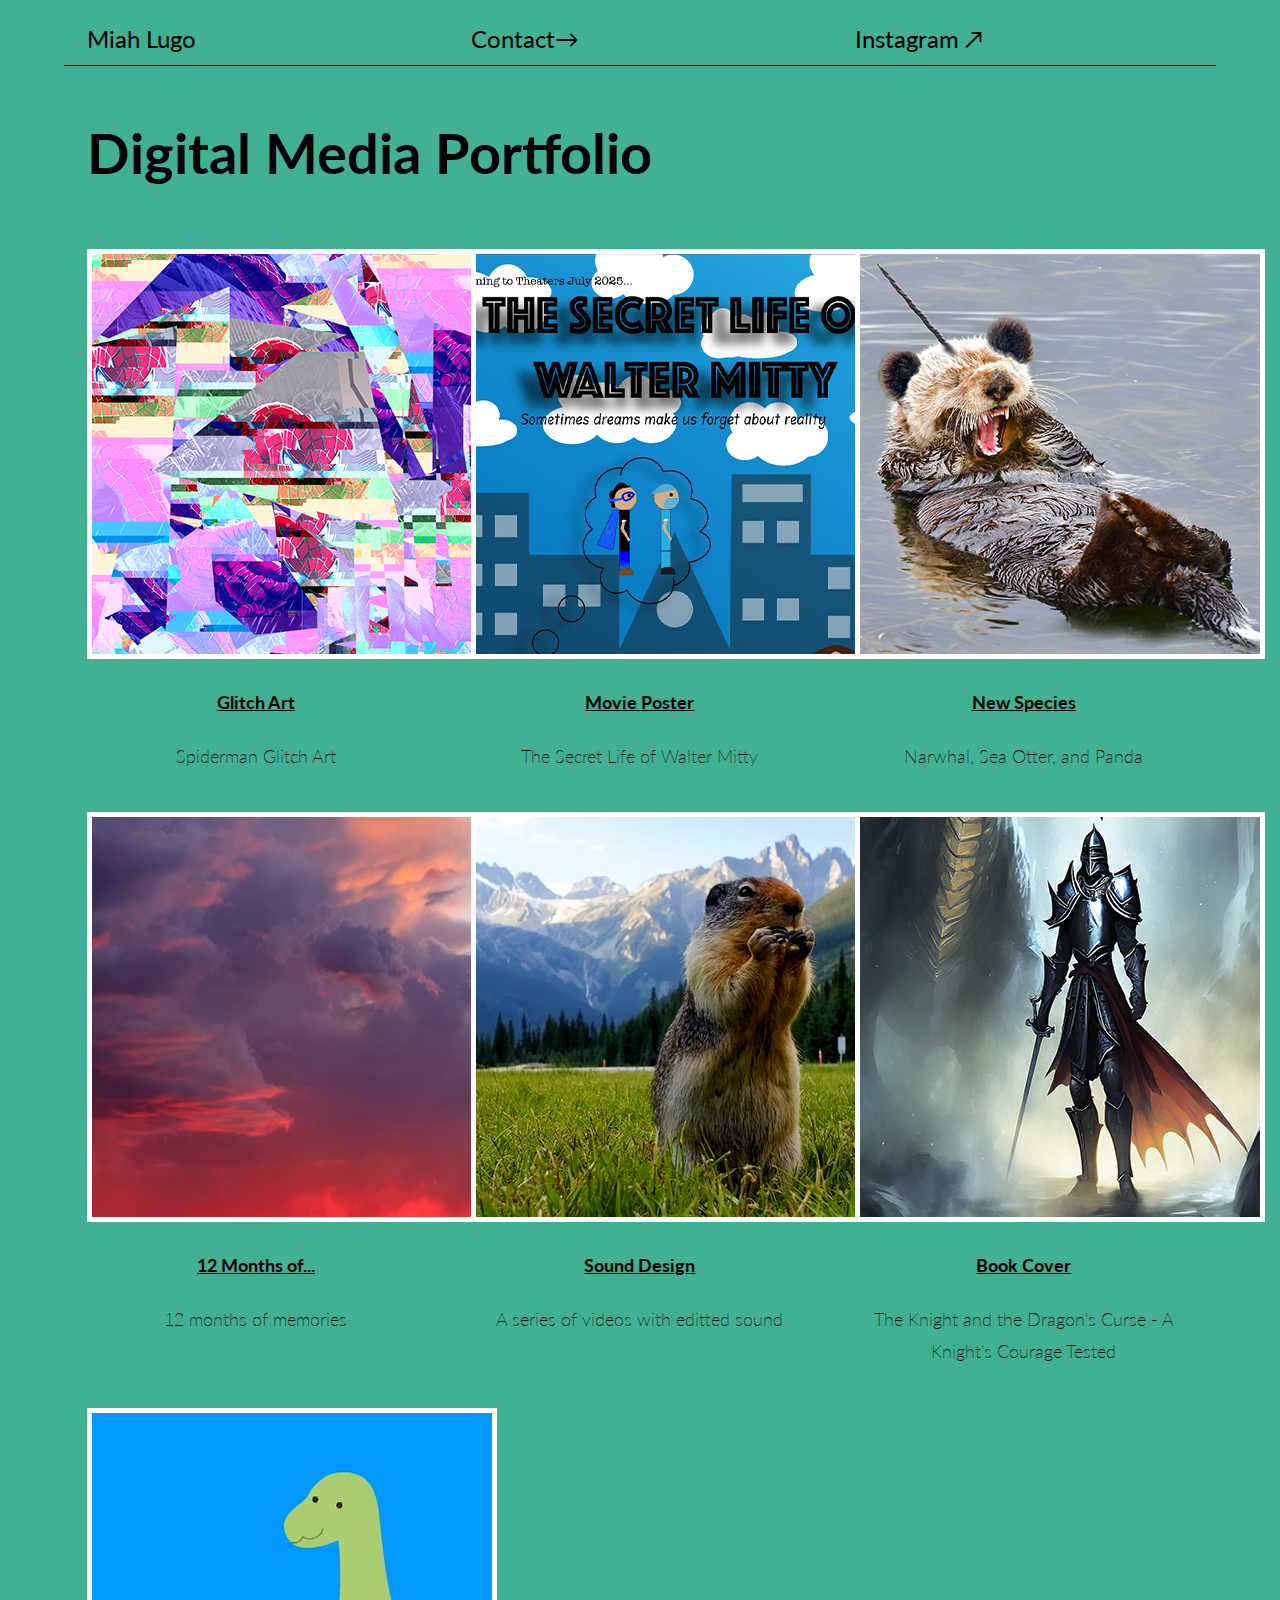
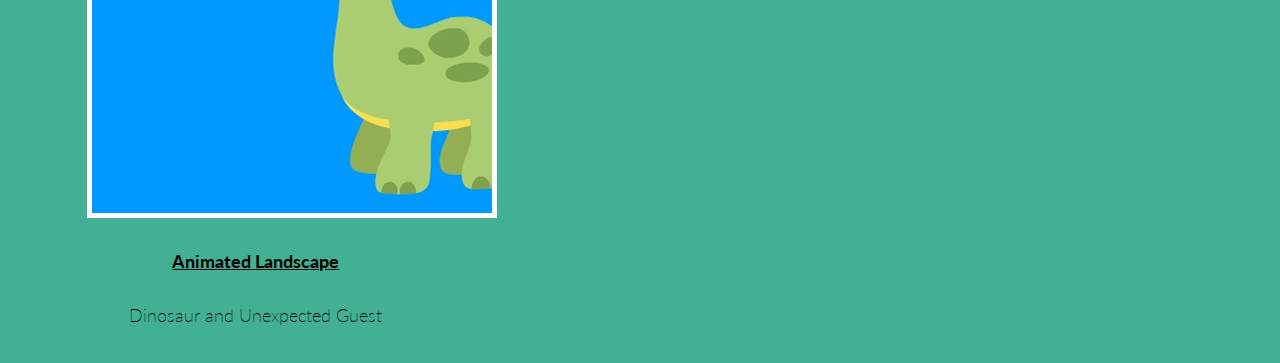
<file: index.html>
<!DOCTYPE html>
<html lang="en">
<head>
    <meta charset="UTF-8">
    <meta http-equiv="X-UA-Compatible" content="IE=edge">
    <meta name="viewport" content="width=device-width, initial-scale=1.0">
    <title>My Website</title>
    <link rel="stylesheet" href="styles/simple-grid.css">
    <link rel="stylesheet" href="styles/main.css">
</head>
<body>


    <div class="container">
        <div class="row nav_bar">
            <div class="col-4">
                <a href="/">Miah Lugo</a>
            </div>

            <div class="col-4">
                <a href="mailto:miahroselugo@gmail.com">Contact&#8594;
                </a>
            </div>

            <div class="col-4">
                <a href="https://www.instagram.com/miah.lugo/">Instagram &#8599;</a>
            </div>
        </div>

        <div class="row">
            <div class="col-12">
                <h1 id="title_name">Digital Media Portfolio</h1>
            </div>
        </div>
        <div class="row">
          <div class="col-4">
            <a href="project1.html">
                <div class="project_card">
                    <a href="project1.html"><img class="homepage_project_image" src="images/thumbnail.1.png"/></a>
                    <h4 class="project_card_name"><a href="project1.html">Glitch Art</a><h4>
                    <p class="project_card_about">Spiderman Glitch Art</p>
                </div>
            </a>
          

          </div>
          <div class="col-4">
            <div class="project_card">
                <a href="project2.html"><img class="homepage_project_image" src="images/thumbnail.2.png"/></a>
                <h4 class="project_card_name"><a href="project2.html">Movie Poster</a><h4>
                <p class="project_card_about">The Secret Life of Walter Mitty</p>
            </div>
          </div>
          <div class="col-4">
            <div class="project_card">
                <a href="project3.html"><img class="homepage_project_image" src="images/thumbnail.3.png"/></a>
                <h4 class="project_card_name"><a href="project3.html">New Species</a><h4>
                <p class="project_card_about">Narwhal, Sea Otter, and Panda</p>
            </div>
          </div>
        </div>
        <div class="row">
            <div class="col-4">
              <a href="project4.html">
                  <div class="project_card">
                      <a href="project4.html"><img class="homepage_project_image" src="images/thumbnail.4.png"/></a>
                      <h4 class="project_card_name"><a href="project4.html">12 Months of...</a><h4>
                      <p class="project_card_about">12 months of memories</p>
                  </div>
              </a>
            
  
            </div>
            <div class="col-4">
              <div class="project_card">
                  <a href="project5.html"><img class="homepage_project_image" src="images/thumbnail.5.png"/></a>
                  <h4 class="project_card_name"><a href="project5.html">Sound Design</a><h4>
                  <p class="project_card_about">A series of videos with editted sound</p>
              </div>
            </div>
            <div class="col-4">
              <div class="project_card">
                  <a href="project6.html"><img class="homepage_project_image" src="images/thumbnail.6.png"/></a>
                  <h4 class="project_card_name"><a href="project6.html">Book Cover</a><h4>
                  <p class="project_card_about">The Knight and the Dragon's Curse - A Knight's Courage Tested</p>
              </div>
            </div>
          </div>
          <div class="row">
            <div class="col-4">
              <a href="project7.html">
                  <div class="project_card">
                      <a href="project7.html"><img class="homepage_project_image" src="images/thumbnail.7.png"/></a>
                      <h4 class="project_card_name"><a href="project7.html">Animated Landscape</a><h4>
                      <p class="project_card_about">Dinosaur and Unexpected Guest</p>
                  </div>
              </a>
          </div>
      </div>




   
</body>
</html>
</file>
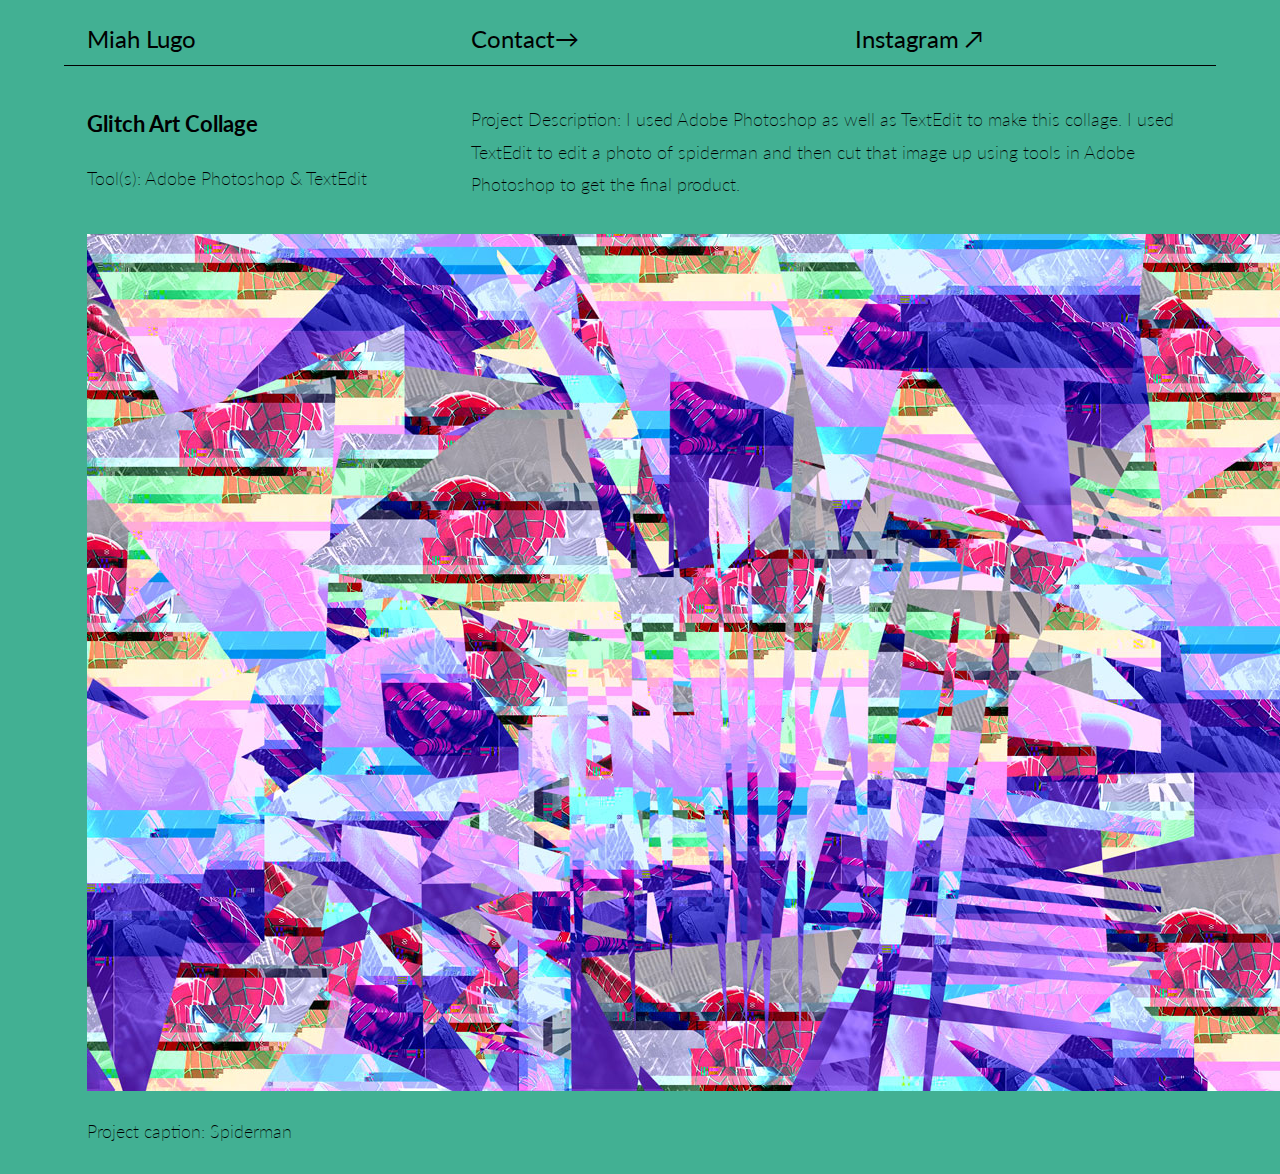
<file: project1.html>
<!DOCTYPE html>
<html lang="en">
<head>
    <meta charset="UTF-8">
    <meta http-equiv="X-UA-Compatible" content="IE=edge">
    <meta name="viewport" content="width=device-width, initial-scale=1.0">
    <title>Miah Lugo</title>
    <link rel="stylesheet" href="styles/simple-grid.css">
    <link rel="stylesheet" href="styles/main.css">
</head>
<body>
    <div class="container">
        <div class="row nav_bar">
            <div class="col-4">
                <a href="index.html">Miah Lugo</a>
            </div>

            <div class="col-4">
                <a href="mailto:miahroselugo@gmail.com">Contact&#8594;
                </a>
            </div>

            <div class="col-4">
                <a href="https://www.instagram.com/miah.lugo/">Instagram &#8599;</a>
            </div>
        </div>


        <div class="row project_page_description">
            <div class="col-4">
                <h3>Glitch Art Collage</h3>
                <p class="project_tools">Tool(s): Adobe Photoshop & TextEdit</p>
            </div>
            <div class="col-8">
                <p>Project Description: I used Adobe Photoshop as well as TextEdit to make this collage. I used TextEdit to edit a photo of spiderman and then cut that image up using tools in Adobe Photoshop to get the final product. </p>
            </div>
      </div>
        <div class="row">
            <div class="col-12">
                <img src="images/project1.jpg"/>
                <p>Project caption: Spiderman</p>
            </div>
        </div>
        </div>
    </body>
</html>
</file>
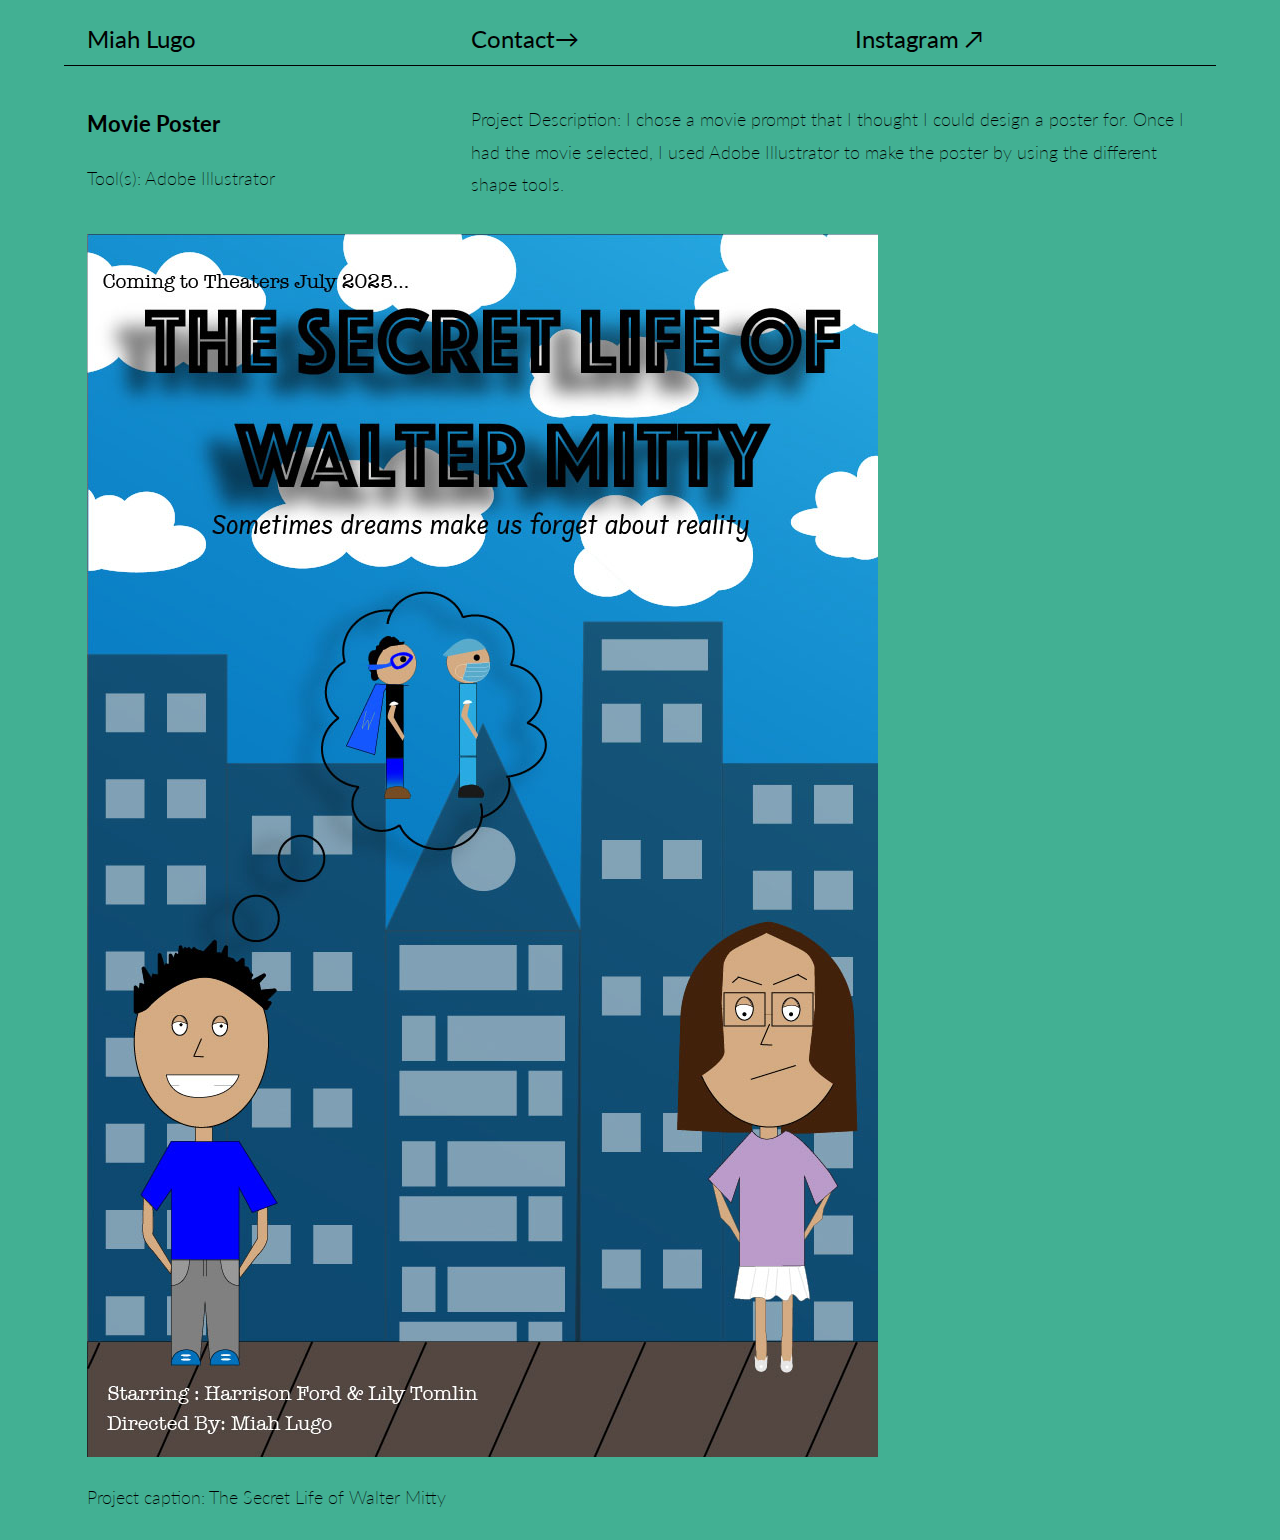
<file: project2.html>
<!DOCTYPE html>
<html lang="en">
<head>
    <meta charset="UTF-8">
    <meta http-equiv="X-UA-Compatible" content="IE=edge">
    <meta name="viewport" content="width=device-width, initial-scale=1.0">
    <title>Miah Lugo</title>
    <link rel="stylesheet" href="styles/simple-grid.css">
    <link rel="stylesheet" href="styles/main.css">
</head>
<body>
    <div class="container">
        <div class="row nav_bar">
            <div class="col-4">
                <a href="index.html">Miah Lugo</a>
            </div>

            <div class="col-4">
                <a href="mailto:miahroselugo@gmail.com">Contact&#8594;
                </a>
            </div>

            <div class="col-4">
                <a href="https://www.instagram.com/miah.lugo/">Instagram &#8599;</a>
            </div>
        </div>


        <div class="row project_page_description">
            <div class="col-4">
                <h3>Movie Poster</h3>
                <p class="project_tools">Tool(s): Adobe Illustrator</p>
            </div>
            <div class="col-8">
                <p>Project Description: I chose a movie prompt that I thought I could design a poster for. Once I had the movie selected, I used Adobe Illustrator to make the poster by using the different shape tools. </p>
            </div>
      </div>
        <div class="row">
            <div class="col-12">
                <img src="images/project 2.jpg"/>
                <p>Project caption: The Secret Life of Walter Mitty</p>
            </div>
        </div>
        </div>
    </body>
</html>
</file>
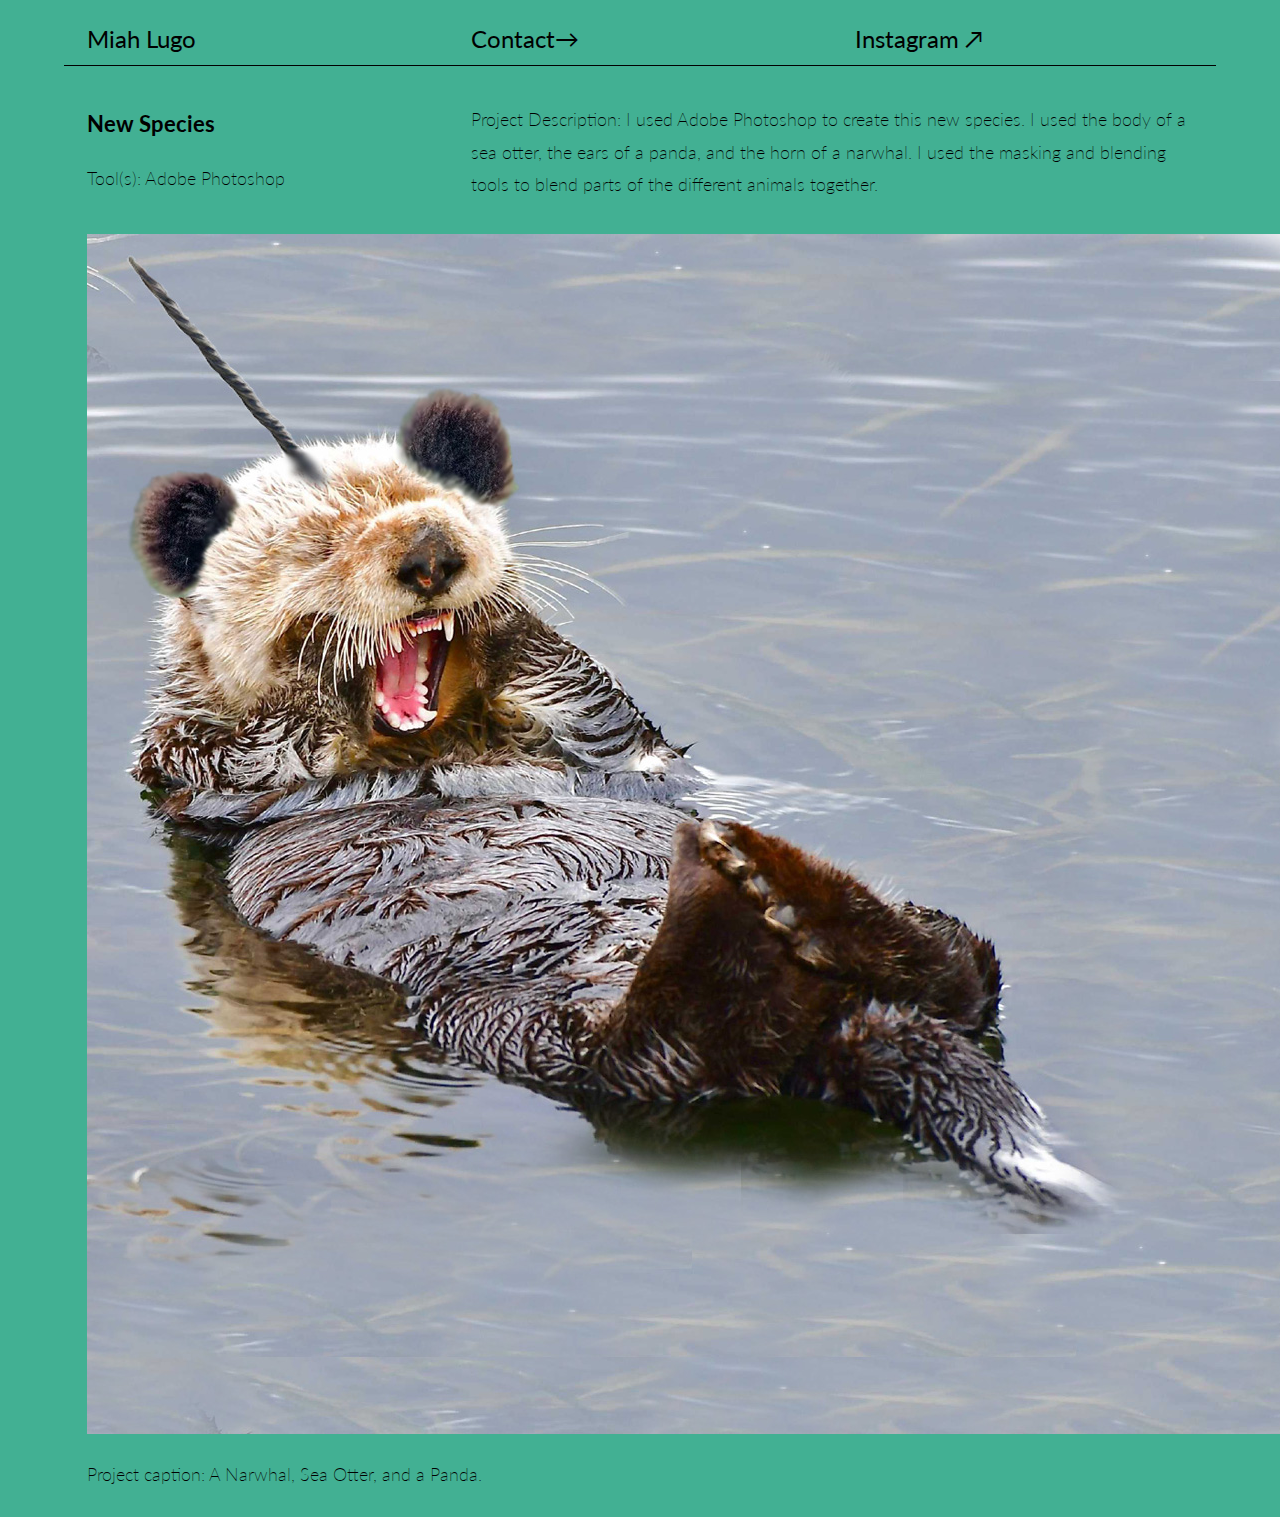
<file: project3.html>
<!DOCTYPE html>
<html lang="en">
<head>
    <meta charset="UTF-8">
    <meta http-equiv="X-UA-Compatible" content="IE=edge">
    <meta name="viewport" content="width=device-width, initial-scale=1.0">
    <title>Miah Lugo</title>
    <link rel="stylesheet" href="styles/simple-grid.css">
    <link rel="stylesheet" href="styles/main.css">
</head>
<body>
    <div class="container">
        <div class="row nav_bar">
            <div class="col-4">
                <a href="index.html">Miah Lugo</a>
            </div>

            <div class="col-4">
                <a href="mailto:miahroselugo@gmail.com">Contact&#8594;
                </a>
            </div>

            <div class="col-4">
                <a href="https://www.instagram.com/miah.lugo/">Instagram &#8599;</a>
            </div>
        </div>


        <div class="row project_page_description">
            <div class="col-4">
                <h3>New Species</h3>
                <p class="project_tools">Tool(s): Adobe Photoshop</p>
            </div>
            <div class="col-8">
                <p>Project Description: I used Adobe Photoshop to create this new species. I used the body of a sea otter, the ears of a panda, and the horn of a narwhal. I used the masking and blending tools to blend parts of the different animals together. </p>
            </div>
      </div>
        <div class="row">
            <div class="col-12">
                <img src="images/project 3.jpg"/>
                <p>Project caption: A Narwhal, Sea Otter, and a Panda.</p>
            </div>
        </div>
        </div>
    </body>
</html>
</file>
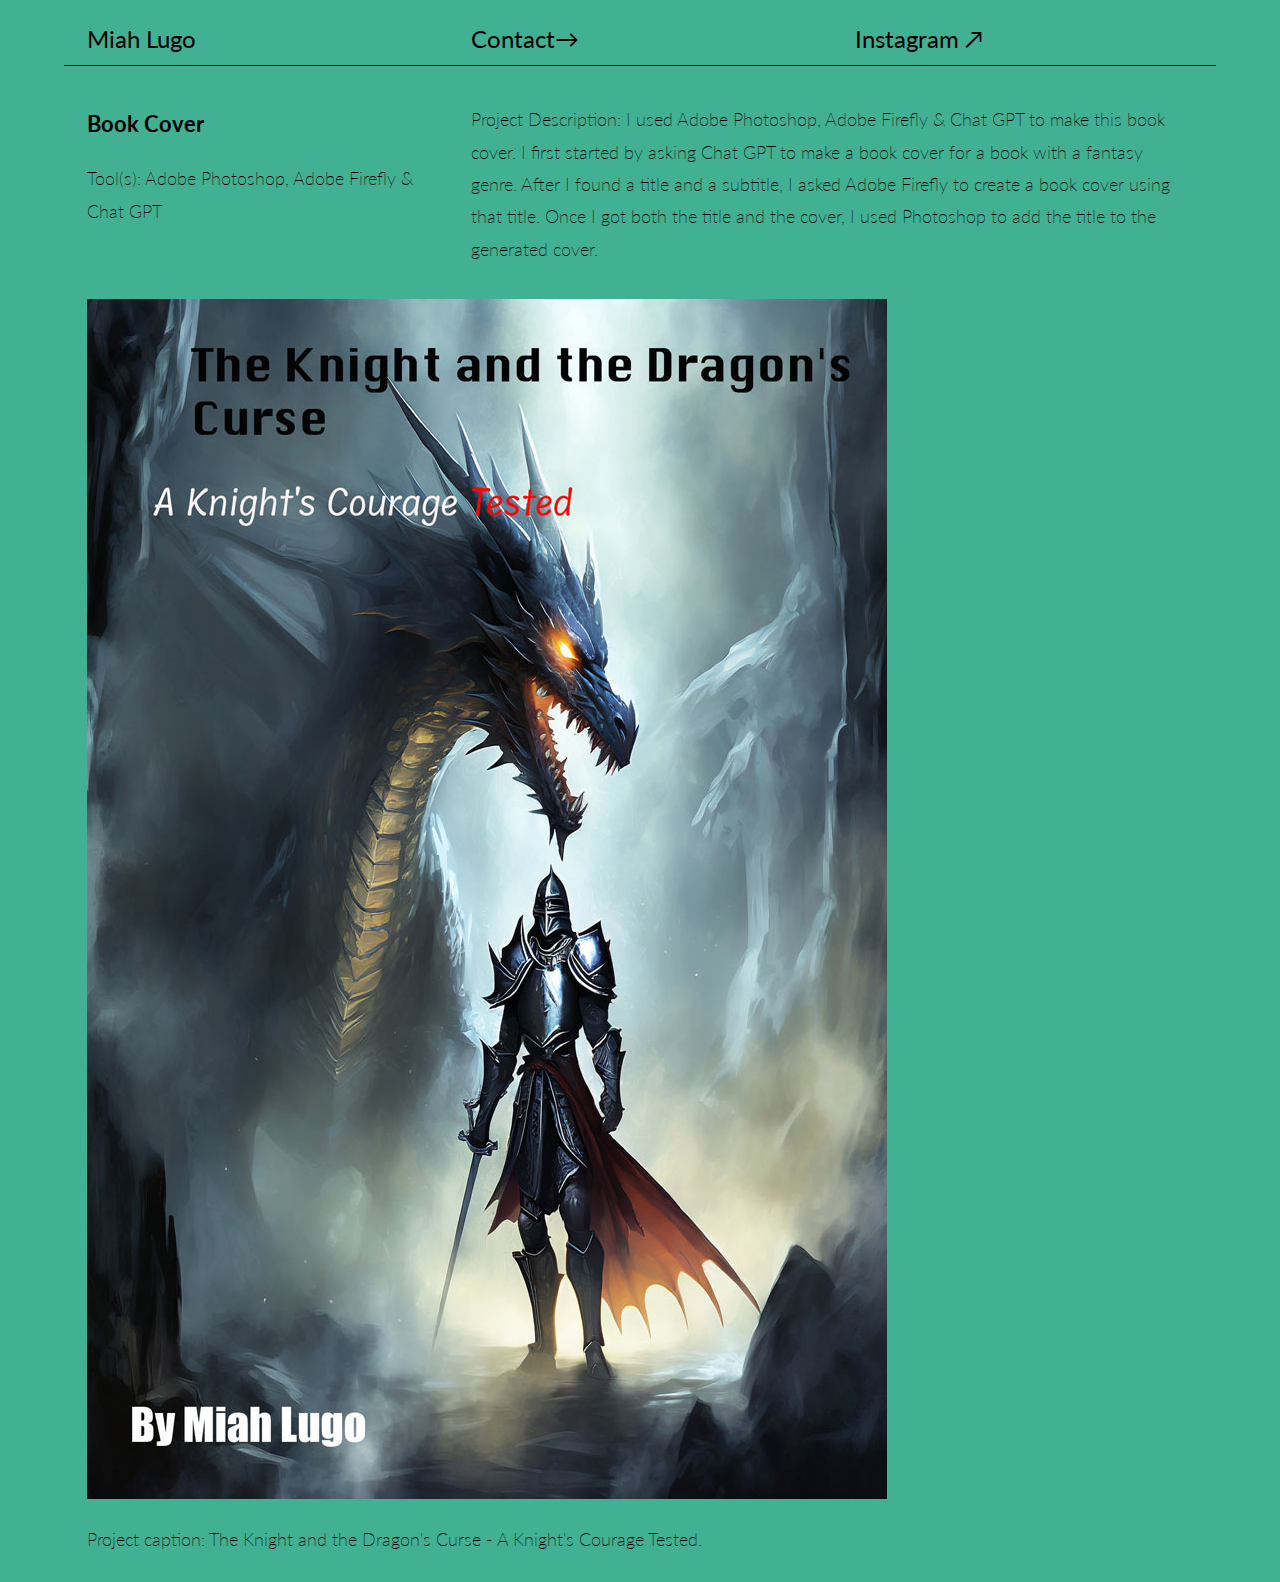
<file: project6.html>
<!DOCTYPE html>
<html lang="en">
<head>
    <meta charset="UTF-8">
    <meta http-equiv="X-UA-Compatible" content="IE=edge">
    <meta name="viewport" content="width=device-width, initial-scale=1.0">
    <title>Miah Lugo</title>
    <link rel="stylesheet" href="styles/simple-grid.css">
    <link rel="stylesheet" href="styles/main.css">
</head>
<body>
    <div class="container">
        <div class="row nav_bar">
            <div class="col-4">
                <a href="index.html">Miah Lugo</a>
            </div>

            <div class="col-4">
                <a href="mailto:miahroselugo@gmail.com">Contact&#8594;
                </a>
            </div>

            <div class="col-4">
                <a href="https://www.instagram.com/miah.lugo/">Instagram &#8599;</a>
            </div>
        </div>


        <div class="row project_page_description">
            <div class="col-4">
                <h3>Book Cover</h3>
                <p class="project_tools">Tool(s): Adobe Photoshop, Adobe Firefly & Chat GPT</p>
            </div>
            <div class="col-8">
                <p>Project Description: I used Adobe Photoshop, Adobe Firefly & Chat GPT to make this book cover. I first started by asking Chat GPT to make a book cover for a book with a fantasy genre. After I found a title and a subtitle, I asked Adobe Firefly to create a book cover using that title. Once I got both the title and the cover, I used Photoshop to add the title to the generated cover. </p>
            </div>
      </div>
        <div class="row">
            <div class="col-12">
                <img src="images/project-6.jpg"/>
                <p>Project caption: The Knight and the Dragon's Curse - A Knight's Courage Tested.</p>
            </div>
        </div>
        </div>
    </body>
</html>
</file>
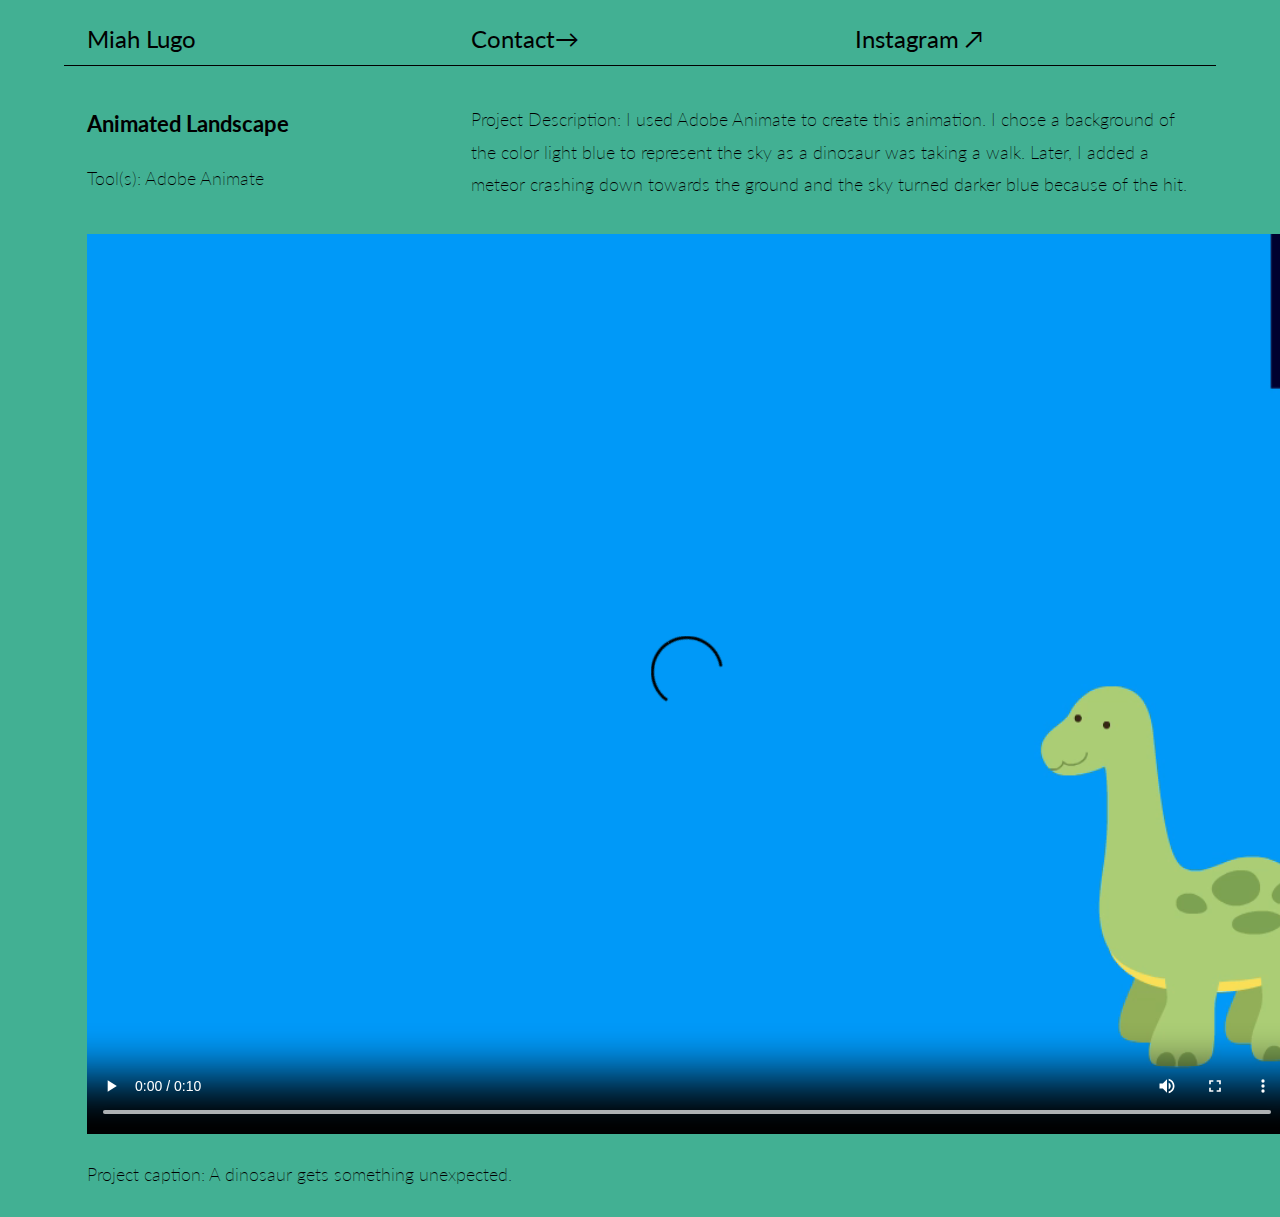
<file: project7.html>
<!DOCTYPE html>
<html lang="en">
<head>
    <meta charset="UTF-8">
    <meta http-equiv="X-UA-Compatible" content="IE=edge">
    <meta name="viewport" content="width=device-width, initial-scale=1.0">
    <title>Miah Lugo</title>
    <link rel="stylesheet" href="styles/simple-grid.css">
    <link rel="stylesheet" href="styles/main.css">
</head>
<body>
    <div class="container">
        <div class="row nav_bar">
            <div class="col-4">
                <a href="index.html">Miah Lugo</a>
            </div>

            <div class="col-4">
                <a href="mailto:miahroselugo@gmail.com">Contact&#8594;
                </a>
            </div>

            <div class="col-4">
                <a href="https://www.instagram.com/miah.lugo/">Instagram &#8599;</a>
            </div>
        </div>


        <div class="row project_page_description">
            <div class="col-4">
                <h3>Animated Landscape</h3>
                <p class="project_tools">Tool(s): Adobe Animate</p>
            </div>
            <div class="col-8">
                <p>Project Description: I used Adobe Animate to create this animation. I chose a background of the color light blue to represent the sky as a dinosaur was taking a walk. Later, I added a meteor crashing down towards the ground and the sky turned darker blue because of the hit.  </p>
            </div>
      </div>
        <div class="row">
            <div class="col-12">
                <video controls src="images/project 7.mp4"width=1200></video>
                <p>Project caption: A dinosaur gets something unexpected.</p>
            </div>
        </div>
        </div>
    </body>
</html>
</file>
<file: styles/simple-grid.css>
/**
*** SIMPLE GRID
*** (C) ZACH COLE 2016
**/

@import url(https://fonts.googleapis.com/css?family=Lato:400,300,300italic,400italic,700,700italic);

/* UNIVERSAL */

html,
body {
  height: 100%;
  width: 100%;
  margin: 0;
  padding: 0;
  left: 0;
  top: 0;
  font-size: 100%;
background-color: rgb(66, 176, 147);}

/* ROOT FONT STYLES */

* {
  font-family: 'Lato', Helvetica, sans-serif;
  color: #000000;
  line-height: 1.5;
}

/* TYPOGRAPHY */

h1 {
  font-size: 2.5rem;
}

h2 {
  font-size: 2rem;
}

h3 {
  font-size: 1.375rem;
}

h4 {
  font-size: 1.125rem;
}

h5 {
  font-size: 1rem;
}

h6 {
  font-size: 0.875rem;
}

p {
  font-size: 1.125rem;
  font-weight: 200;
  line-height: 1.8;
}

.font-light {
  font-weight: 300;
}

.font-regular {
  font-weight: 400;
}

.font-heavy {
  font-weight: 700;
}

/* POSITIONING */

.left {
  text-align: left;
}

.right {
  text-align: right;
}

.center {
  text-align: center;
  margin-left: auto;
  margin-right: auto;
}

.justify {
  text-align: justify;
}

/* ==== GRID SYSTEM ==== */

.container {
  width: 90%;
  margin-left: auto;
  margin-right: auto;
}

.row {
  position: relative;
  width: 100%;
}

.row [class^="col"] {
  float: left;
  margin: 0.5rem 2%;
  min-height: 0.125rem;
}

.col-1,
.col-2,
.col-3,
.col-4,
.col-5,
.col-6,
.col-7,
.col-8,
.col-9,
.col-10,
.col-11,
.col-12 {
  width: 96%;
}

.col-1-sm {
  width: 4.33%;
}

.col-2-sm {
  width: 12.66%;
}

.col-3-sm {
  width: 21%;
}

.col-4-sm {
  width: 29.33%;
}

.col-5-sm {
  width: 37.66%;
}

.col-6-sm {
  width: 46%;
}

.col-7-sm {
  width: 54.33%;
}

.col-8-sm {
  width: 62.66%;
}

.col-9-sm {
  width: 71%;
}

.col-10-sm {
  width: 79.33%;
}

.col-11-sm {
  width: 87.66%;
}

.col-12-sm {
  width: 96%;
}

.row::after {
	content: "";
	display: table;
	clear: both;
}

.hidden-sm {
  display: none;
}

@media only screen and (min-width: 33.75em) {  /* 540px */
  .container {
    width: 80%;
  }
}

@media only screen and (min-width: 45em) {  /* 720px */
  .col-1 {
    width: 4.33%;
  }

  .col-2 {
    width: 12.66%;
  }

  .col-3 {
    width: 21%;
  }

  .col-4 {
    width: 29.33%;
  }

  .col-5 {
    width: 37.66%;
  }

  .col-6 {
    width: 46%;
  }

  .col-7 {
    width: 54.33%;
  }

  .col-8 {
    width: 62.66%;
  }

  .col-9 {
    width: 71%;
  }

  .col-10 {
    width: 79.33%;
  }

  .col-11 {
    width: 87.66%;
  }

  .col-12 {
    width: 96%;
  }

  .hidden-sm {
    display: block;
  }
}

@media only screen and (min-width: 60em) { /* 960px */
  .container {
    width: 90%;
    margin-top: 1%;
    /* max-width: 60rem; */
  }
}

.container {
  margin-top: 1%;
}
</file>
<file: styles/main.css>
.nav_bar {
    border-bottom: 1px solid black;
}

.nav_bar a {
    font-size: 24px;
    text-decoration: none;
}

#title_name {
    font-size: 3.5rem;
}

.homepage_project_image {
    max-width: 700px;
    padding: 5px;
    background-color: rgb(255, 255, 255);
}
.project_card_name  {
    text-align: center;
}

.project_card_about {
    text-align: center;
}

.project_page_description {
    margin-top: 1%;
}
</file>
